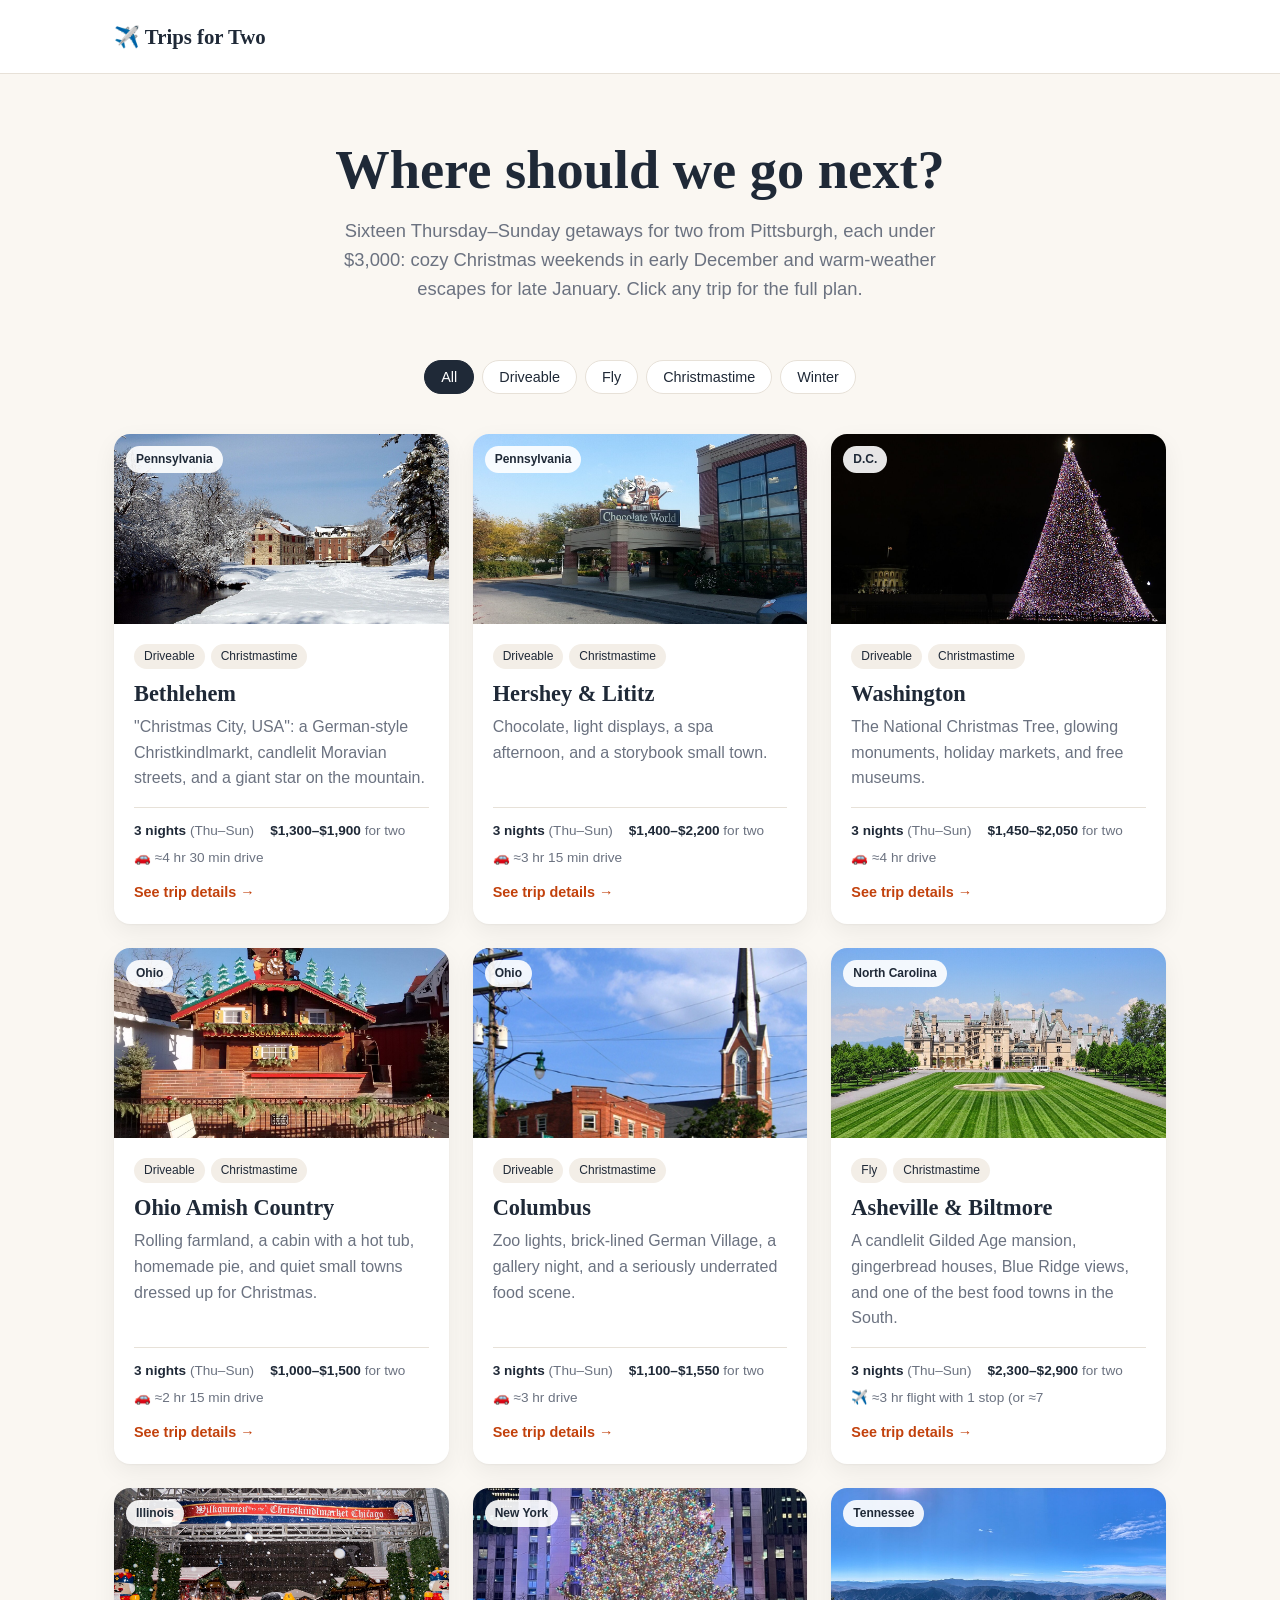
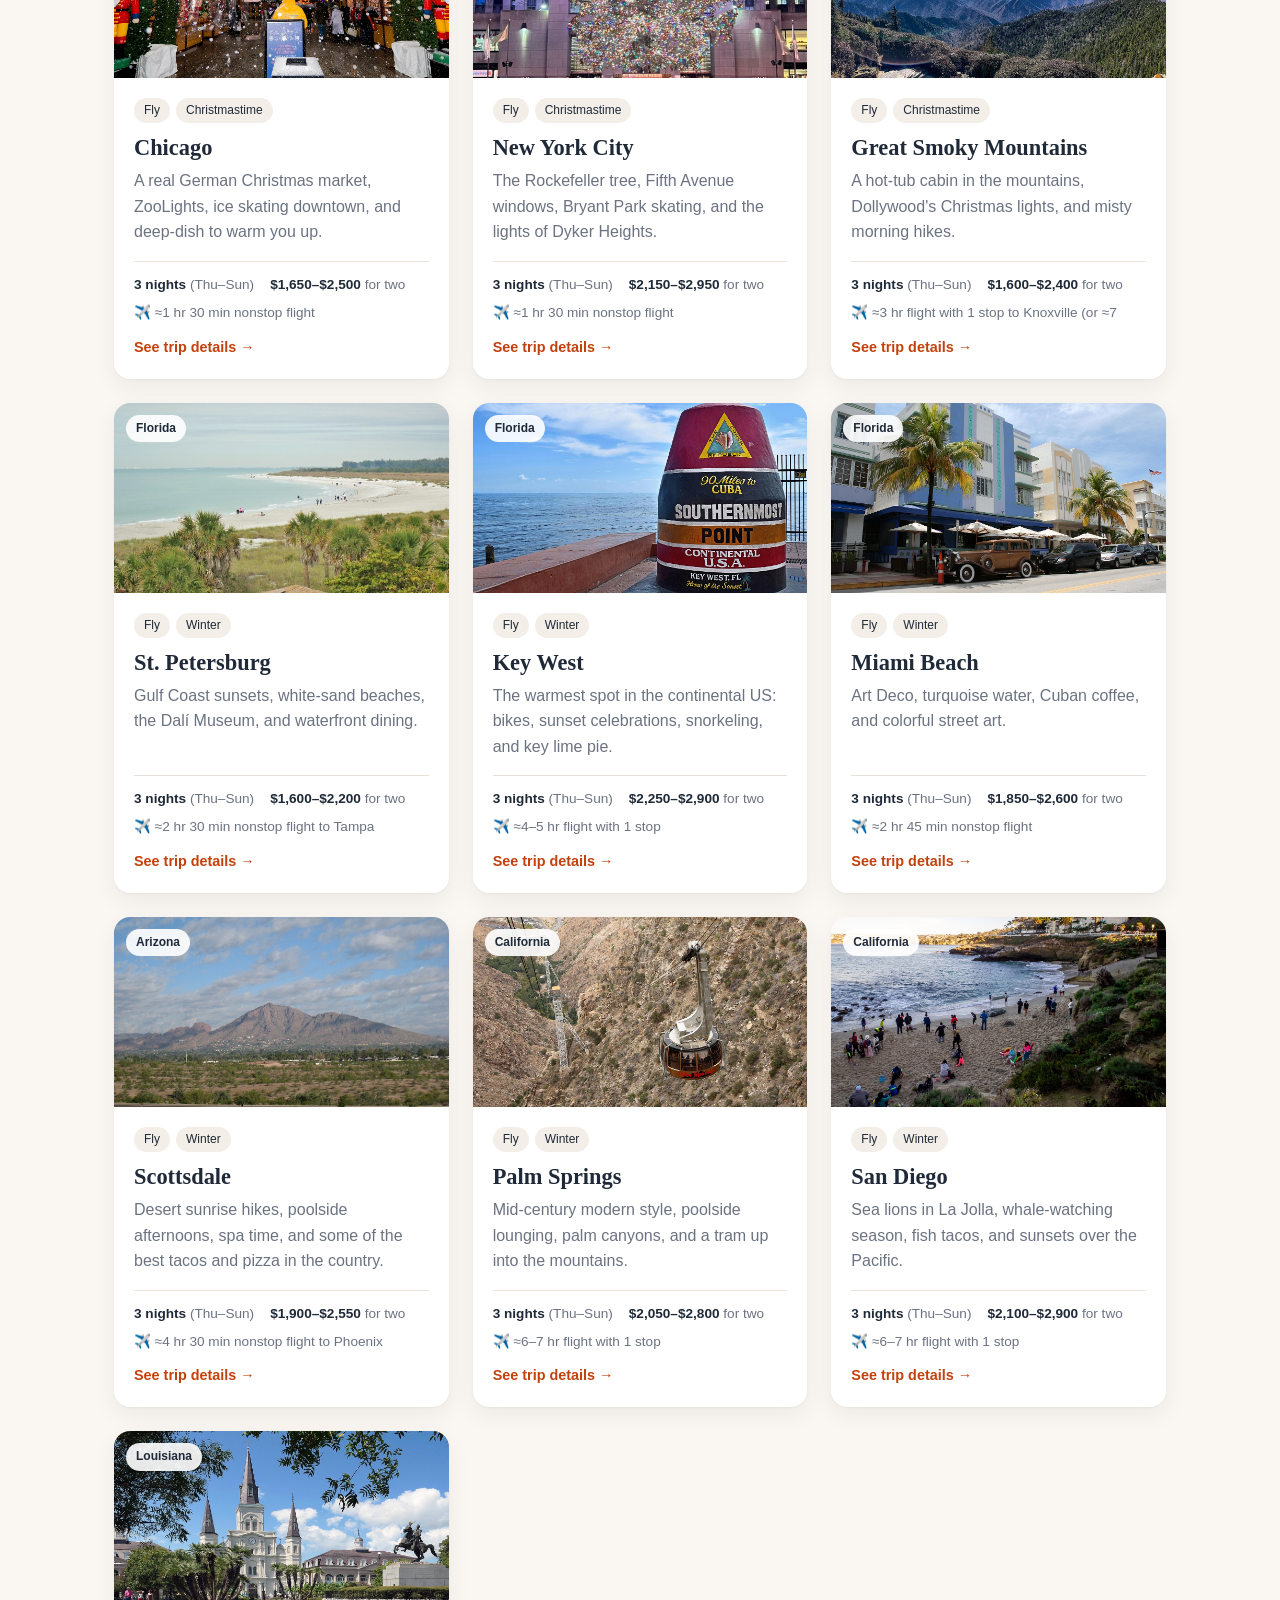
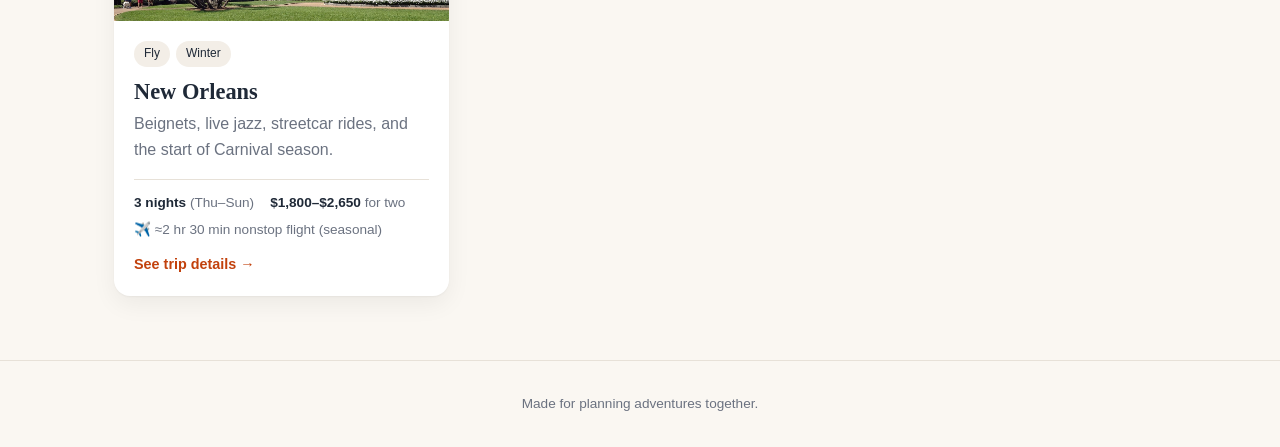
<file: index.html>
<!DOCTYPE html>
<html lang="en">
<head>
  <meta charset="UTF-8" />
  <meta name="viewport" content="width=device-width, initial-scale=1.0" />
  <title>Trips for Two</title>
  <link rel="stylesheet" href="styles.css" />
</head>
<body>
  <header class="site-header">
    <div class="container">
      <a href="index.html" class="logo">✈️ Trips for Two</a>
    </div>
  </header>

  <main class="container">
    <section class="hero">
      <h1>Where should we go next?</h1>
      <p>Sixteen Thursday–Sunday getaways for two from Pittsburgh, each under $3,000: cozy Christmas weekends in early December and warm-weather escapes for late January. Click any trip for the full plan.</p>
    </section>

    <div class="filters" id="filters"></div>
    <div class="grid" id="trip-grid"></div>
  </main>

  <footer class="site-footer">Made for planning adventures together.</footer>

  <script src="data.js"></script>
  <script src="app.js"></script>
  <script>renderHome();</script>
</body>
</html>
</file>
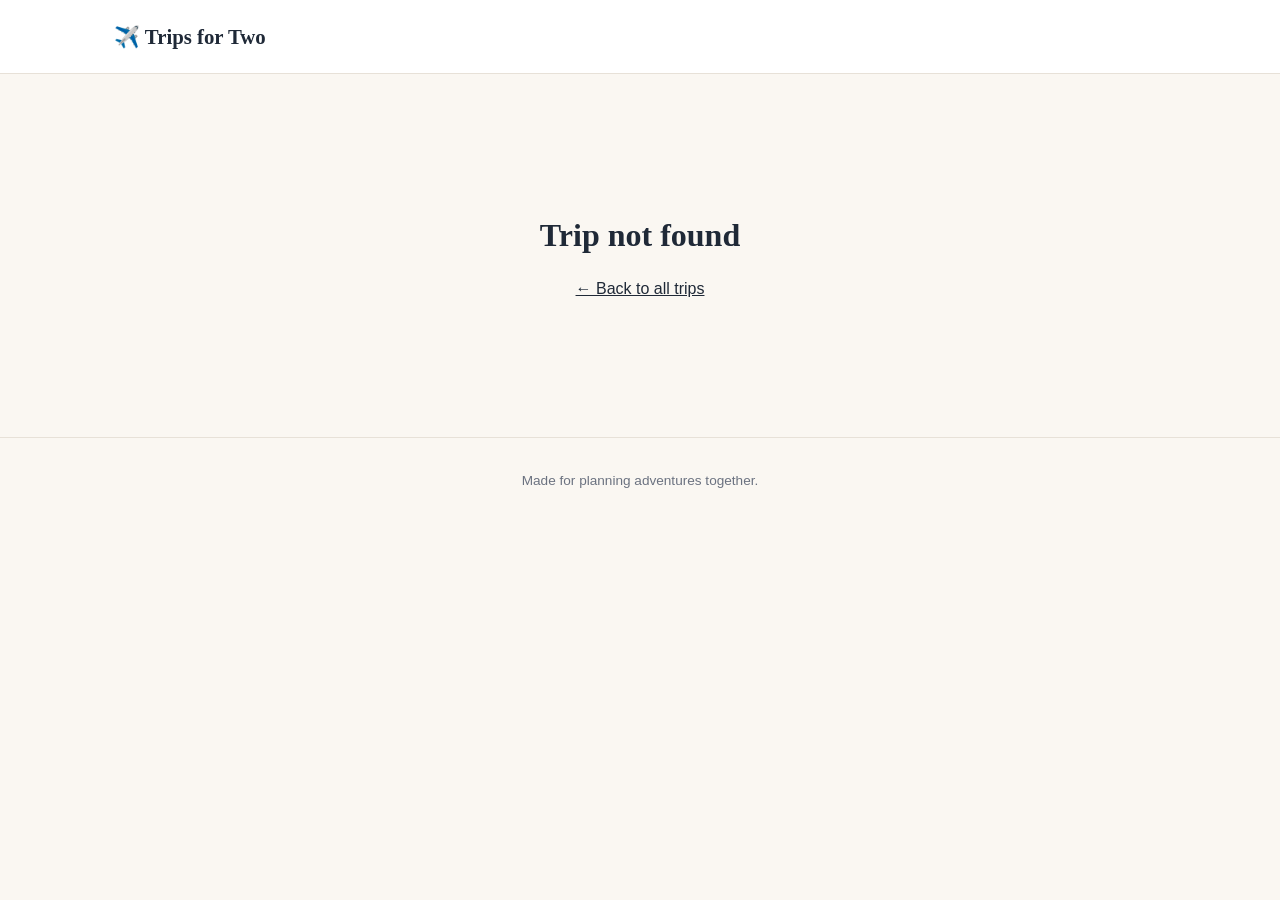
<file: trip.html>
<!DOCTYPE html>
<html lang="en">
<head>
  <meta charset="UTF-8" />
  <meta name="viewport" content="width=device-width, initial-scale=1.0" />
  <title>Trip Details · Trips for Two</title>
  <link rel="stylesheet" href="styles.css" />
</head>
<body>
  <header class="site-header">
    <div class="container">
      <a href="index.html" class="logo">✈️ Trips for Two</a>
    </div>
  </header>

  <main id="trip-page"></main>

  <footer class="site-footer">Made for planning adventures together.</footer>

  <script src="data.js"></script>
  <script src="app.js"></script>
  <script>renderTrip();</script>
</body>
</html>
</file>
<file: styles.css>
:root {
  --bg: #faf7f2;
  --surface: #ffffff;
  --text: #1f2937;
  --muted: #6b7280;
  --border: #e7e1d8;
  --accent: #c2410c;
  --radius: 16px;
  --shadow: 0 1px 2px rgba(0,0,0,.04), 0 8px 24px rgba(0,0,0,.06);
}

* { box-sizing: border-box; }

body {
  margin: 0;
  font-family: -apple-system, BlinkMacSystemFont, "Segoe UI", Roboto, sans-serif;
  background: var(--bg);
  color: var(--text);
  line-height: 1.6;
}

h1, h2, h3 { font-family: Georgia, "Times New Roman", serif; line-height: 1.2; }

a { color: inherit; }

.container { max-width: 1100px; margin: 0 auto; padding: 0 24px; }

/* ---------- Header ---------- */
.site-header {
  padding: 20px 0;
  border-bottom: 1px solid var(--border);
  background: var(--surface);
}
.site-header .container { display: flex; align-items: center; justify-content: space-between; }
.logo { font-family: Georgia, serif; font-size: 1.3rem; font-weight: bold; text-decoration: none; }

/* ---------- Home hero ---------- */
.hero { padding: 64px 0 32px; text-align: center; }
.hero h1 { font-size: clamp(2.2rem, 5vw, 3.4rem); margin: 0 0 12px; }
.hero p { color: var(--muted); font-size: 1.15rem; max-width: 620px; margin: 0 auto; }

/* ---------- Filters ---------- */
.filters { display: flex; flex-wrap: wrap; gap: 8px; justify-content: center; margin: 24px 0 40px; }
.filter-btn {
  border: 1px solid var(--border);
  background: var(--surface);
  padding: 8px 16px;
  border-radius: 999px;
  cursor: pointer;
  font-size: .9rem;
  color: var(--text);
  transition: all .15s;
}
.filter-btn:hover { border-color: var(--accent); }
.filter-btn.active { background: var(--text); color: #fff; border-color: var(--text); }

/* ---------- Trip cards ---------- */
.grid {
  display: grid;
  grid-template-columns: repeat(auto-fill, minmax(310px, 1fr));
  gap: 24px;
  padding-bottom: 64px;
}
.card {
  display: flex;
  flex-direction: column;
  background: var(--surface);
  border-radius: var(--radius);
  overflow: hidden;
  box-shadow: var(--shadow);
  text-decoration: none;
  transition: transform .2s, box-shadow .2s;
}
.card:hover { transform: translateY(-4px); box-shadow: 0 12px 32px rgba(0,0,0,.12); }
.card-art {
  height: 190px;
  position: relative;
  background: #e7e1d8;
  overflow: hidden;
}
.card-art img {
  width: 100%; height: 100%;
  object-fit: cover;
  display: block;
  transition: transform .4s;
}
.card:hover .card-art img { transform: scale(1.05); }
.card-country {
  position: absolute; top: 12px; left: 12px;
  background: rgba(255,255,255,.9);
  font-size: .75rem; font-weight: 600;
  padding: 4px 10px; border-radius: 999px;
}
.card-body { padding: 20px; display: flex; flex-direction: column; flex: 1; }
.card-body h2 { margin: 0 0 6px; font-size: 1.4rem; }
.card-body p { margin: 0 0 16px; color: var(--muted); flex: 1; }
.card-meta { display: flex; gap: 16px; font-size: .85rem; color: var(--muted); border-top: 1px solid var(--border); padding-top: 12px; }
.card-meta strong { color: var(--text); }
.card-cta { margin-top: 12px; font-weight: 600; color: var(--accent); font-size: .9rem; }

.tags { display: flex; flex-wrap: wrap; gap: 6px; margin-bottom: 12px; }
.tag { font-size: .75rem; background: #f3eee7; padding: 3px 10px; border-radius: 999px; }

/* ---------- Detail page ---------- */
.detail-hero {
  color: #fff;
  padding: 72px 0 64px;
  background-color: #374151;
  background-size: cover;
  background-position: center;
  text-shadow: 0 1px 8px rgba(0,0,0,.4);
}
.photo-credit { display: inline-block; margin-top: 18px; font-size: .75rem; color: #fff; opacity: .75; text-decoration: none; }
.photo-credit:hover { opacity: 1; text-decoration: underline; }
.back-link { color: #fff; opacity: .9; text-decoration: none; font-size: .95rem; }
.back-link:hover { opacity: 1; text-decoration: underline; }
.detail-hero .emoji { font-size: 3.5rem; margin-top: 24px; }
.detail-hero h1 { font-size: clamp(2.4rem, 6vw, 3.8rem); margin: 40px 0 8px; }
.detail-hero .subtitle { font-size: 1.2rem; opacity: .95; max-width: 640px; margin: 0; }
.detail-hero .tag { background: rgba(255,255,255,.25); color: #fff; backdrop-filter: blur(4px); }

.facts {
  display: grid;
  grid-template-columns: repeat(auto-fit, minmax(180px, 1fr));
  gap: 16px;
  margin-top: -28px;
}
.fact {
  background: var(--surface);
  border-radius: 12px;
  padding: 16px 20px;
  box-shadow: var(--shadow);
}
.fact .label { font-size: .75rem; text-transform: uppercase; letter-spacing: .06em; color: var(--muted); }
.fact .value { font-weight: 600; margin-top: 2px; }

.detail-layout {
  display: grid;
  grid-template-columns: 2fr 1fr;
  gap: 40px;
  padding: 48px 0 72px;
}
@media (max-width: 820px) { .detail-layout { grid-template-columns: 1fr; } }

.section { margin-bottom: 40px; }
.section h2 { font-size: 1.6rem; margin: 0 0 16px; }

.highlights { list-style: none; padding: 0; margin: 0; }
.highlights li { padding: 10px 0 10px 32px; position: relative; border-bottom: 1px solid var(--border); }
.highlights li::before { content: "✦"; position: absolute; left: 6px; color: var(--accent); }

.timeline { border-left: 2px solid var(--border); padding-left: 24px; }
.timeline-item { position: relative; margin-bottom: 24px; }
.timeline-item::before {
  content: ""; position: absolute; left: -31px; top: 6px;
  width: 12px; height: 12px; border-radius: 50%;
  background: var(--accent); border: 2px solid var(--bg);
}
.timeline-item .day { font-size: .8rem; font-weight: 700; color: var(--accent); text-transform: uppercase; letter-spacing: .05em; }
.timeline-item h3 { margin: 2px 0 4px; font-size: 1.15rem; }
.timeline-item p { margin: 0; color: var(--muted); }

.legend { color: var(--muted); margin: -8px 0 20px; }
.plan-row { display: flex; gap: 12px; align-items: baseline; margin-top: 6px; }
.plan-row p { margin: 0; color: var(--muted); }
.plan-label {
  flex: 0 0 82px;
  font-size: .75rem; font-weight: 700;
  padding: 2px 8px; border-radius: 999px; text-align: center;
}
.plan-label.do { background: #fde7d9; color: #9a3412; }
.plan-label.relax { background: #dbeafe; color: #1e40af; }
.plan-label.eat { background: #dcfce7; color: #166534; }

.card-meta-sub { border-top: none; padding-top: 6px; }

.panel {
  background: var(--surface);
  border-radius: var(--radius);
  padding: 24px;
  box-shadow: var(--shadow);
  margin-bottom: 24px;
}
.panel h2 { font-size: 1.25rem; margin: 0 0 12px; }
.panel ul { padding-left: 18px; margin: 0; }
.panel li { margin-bottom: 8px; }

.stay-item { margin-bottom: 14px; }
.stay-item strong { display: block; }
.stay-item span { color: var(--muted); font-size: .92rem; }

.budget-row span:last-child { white-space: nowrap; }
.budget-row { display: flex; justify-content: space-between; gap: 12px; padding: 8px 0; border-bottom: 1px solid var(--border); font-size: .95rem; }
.budget-total { display: flex; justify-content: space-between; gap: 12px; padding-top: 12px; font-weight: 700; }

.other-trips { border-top: 1px solid var(--border); padding: 48px 0 72px; }
.other-trips h2 { margin-top: 0; }

.not-found { text-align: center; padding: 120px 24px; }

.site-footer { text-align: center; color: var(--muted); font-size: .85rem; padding: 32px 0; border-top: 1px solid var(--border); }
</file>
